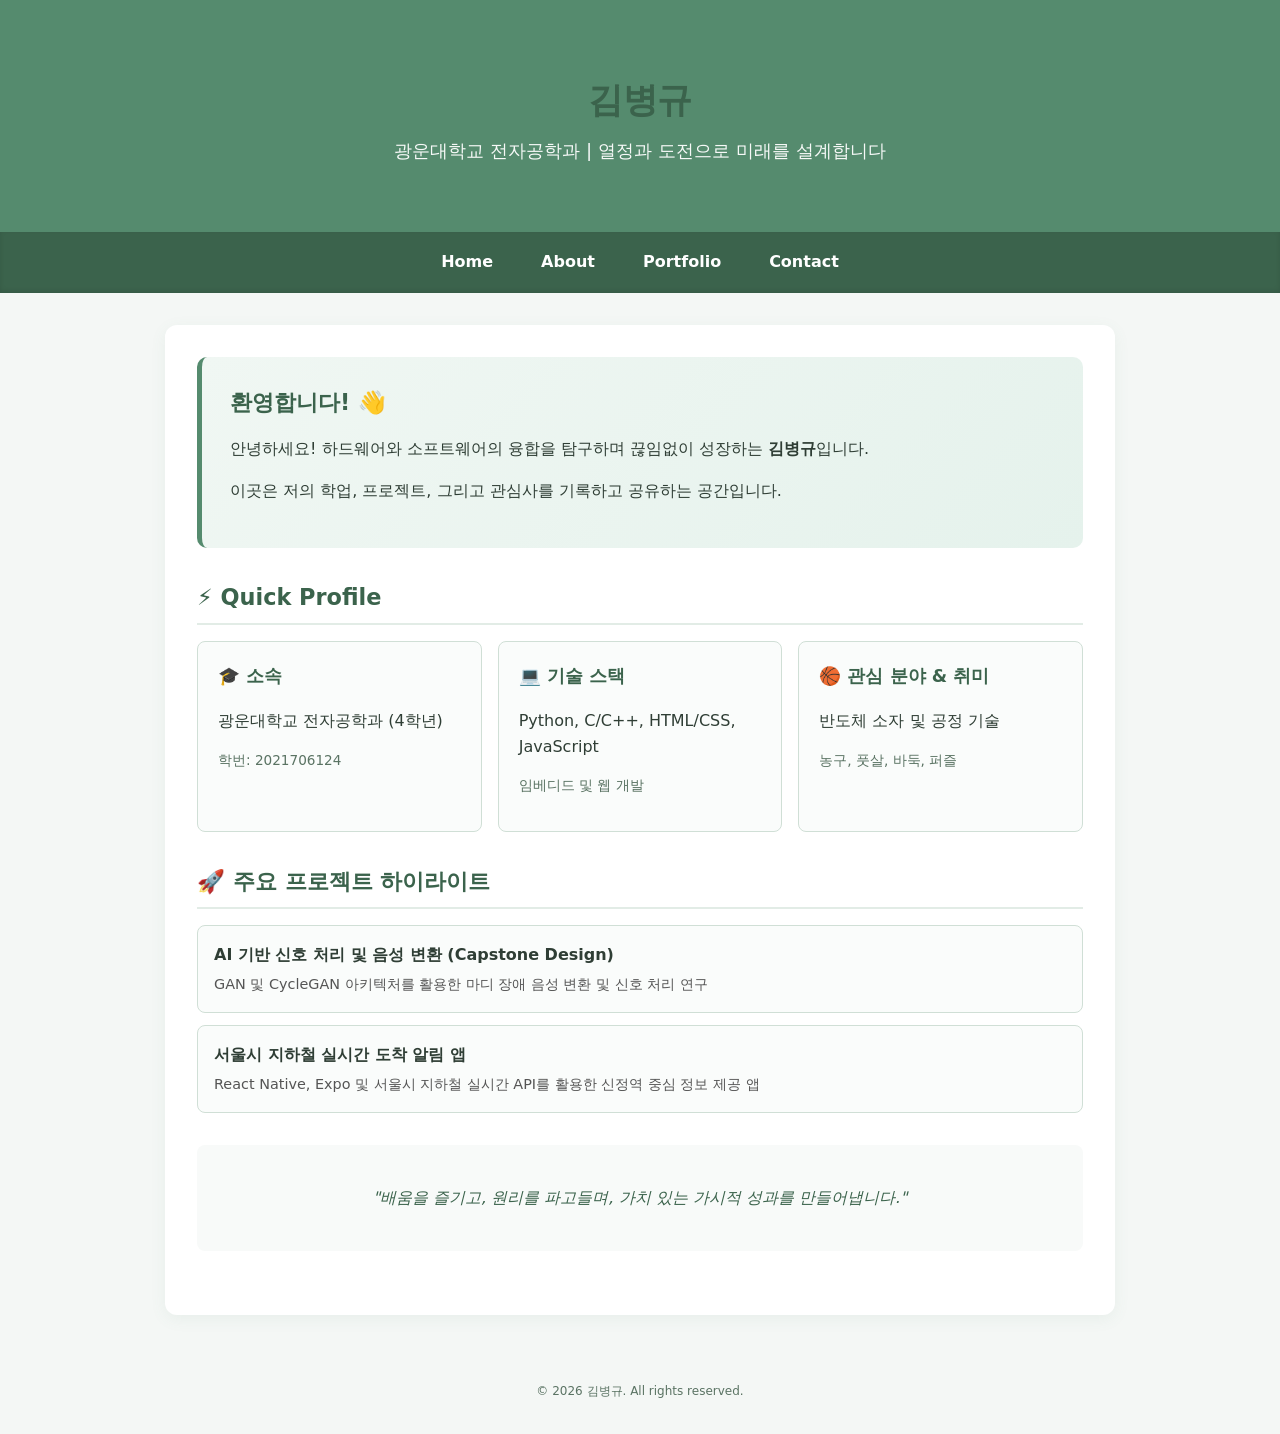
<file: index.html>
<!DOCTYPE html>
<html lang="ko">
<head>
  <meta charset="UTF-8" />
  <meta name="viewport" content="width=device-width, initial-scale=1.0"/>
  <title>김병규 - 홈</title>
  <link rel="stylesheet" href="style.css">
</head>
<body>
<header>
  <h1>김병규</h1>
  <p class="subtitle">광운대학교 전자공학과 | 열정과 도전으로 미래를 설계합니다</p>
</header>
<nav>
  <a href="index.html">Home</a>
  <a href="about.html">About</a>
  <a href="portfolio.html">Portfolio</a>
  <a href="contact.html">Contact</a>
</nav>
<main class="container">
  <section class="hero-card">
    <h2>환영합니다! 👋</h2>
    <p>안녕하세요! 하드웨어와 소프트웨어의 융합을 탐구하며 끊임없이 성장하는 <strong>김병규</strong>입니다.</p>
    <p>이곳은 저의 학업, 프로젝트, 그리고 관심사를 기록하고 공유하는 공간입니다.</p>
  </section>

  <section>
    <h2>⚡ Quick Profile</h2>
    <div class="grid-cards">
      <div class="card">
        <h3>🎓 소속</h3>
        <p>광운대학교 전자공학과 (4학년)</p>
        <p class="card-sub">학번: 2021706124</p>
      </div>
      <div class="card">
        <h3>💻 기술 스택</h3>
        <p>Python, C/C++, HTML/CSS, JavaScript</p>
        <p class="card-sub">임베디드 및 웹 개발</p>
      </div>
      <div class="card">
        <h3>🏀 관심 분야 & 취미</h3>
        <p>반도체 소자 및 공정 기술</p>
        <p class="card-sub">농구, 풋살, 바둑, 퍼즐</p>
      </div>
    </div>
  </section>

  <section>
    <h2>🚀 주요 프로젝트 하이라이트</h2>
    <ul class="highlight-list">
      <li>
        <strong>AI 기반 신호 처리 및 음성 변환 (Capstone Design)</strong><br>
        <span class="desc">GAN 및 CycleGAN 아키텍처를 활용한 마디 장애 음성 변환 및 신호 처리 연구</span>
      </li>
      <li>
        <strong>서울시 지하철 실시간 도착 알림 앱</strong><br>
        <span class="desc">React Native, Expo 및 서울시 지하철 실시간 API를 활용한 신정역 중심 정보 제공 앱</span>
      </li>
    </ul>
  </section>

  <section class="quote-section">
    <blockquote>"배움을 즐기고, 원리를 파고들며, 가치 있는 가시적 성과를 만들어냅니다."</blockquote>
  </section>
</main>
<footer>
  <small>&copy; <span id="year"></span> 김병규. All rights reserved.</small>
</footer>
<script src="script.js"></script>
</body>
</html>
</file>
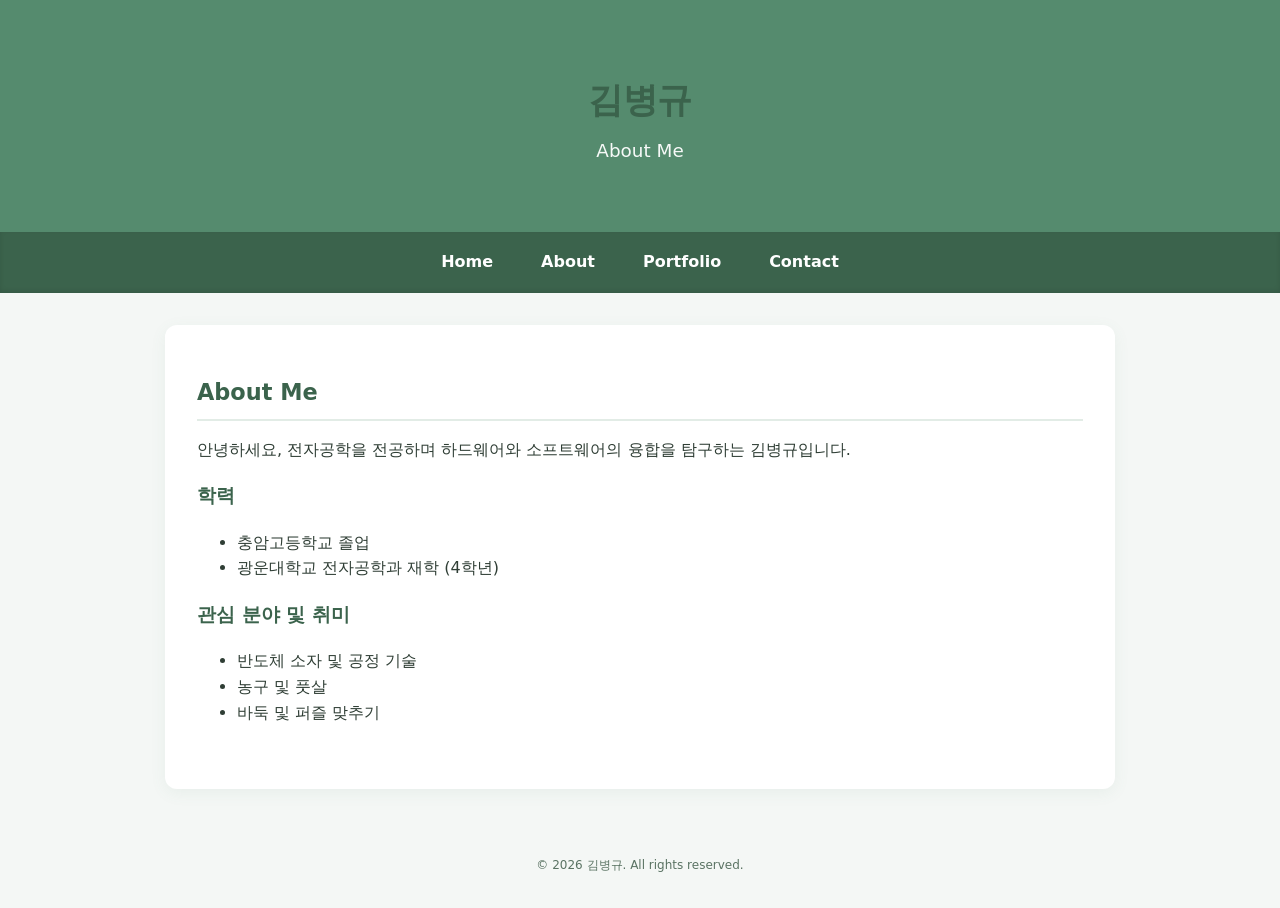
<file: about.html>
<!DOCTYPE html>
<html lang="ko">
<head>
  <meta charset="UTF-8" />
  <meta name="viewport" content="width=device-width, initial-scale=1.0"/>
  <title>김병규 - About</title>
  <link rel="stylesheet" href="style.css">
</head>
<body>
<header>
  <h1>김병규</h1>
  <p class="subtitle">About Me</p>
</header>
<nav>
  <a href="index.html">Home</a>
  <a href="about.html">About</a>
  <a href="portfolio.html">Portfolio</a>
  <a href="contact.html">Contact</a>
</nav>
<main class="container">
<section>
  <h2>About Me</h2>
  <p>안녕하세요, 전자공학을 전공하며 하드웨어와 소프트웨어의 융합을 탐구하는 김병규입니다.</p>
  <h3>학력</h3>
  <ul>
    <li>충암고등학교 졸업</li>
    <li>광운대학교 전자공학과 재학 (4학년)</li>
  </ul>
  <h3>관심 분야 및 취미</h3>
  <ul>
    <li>반도체 소자 및 공정 기술</li>
    <li>농구 및 풋살</li>
    <li>바둑 및 퍼즐 맞추기</li>
  </ul>
</section>
</main>
<footer>
  <small>&copy; <span id="year"></span> 김병규. All rights reserved.</small>
</footer>
<script src="script.js"></script>
</body>
</html>
</file>
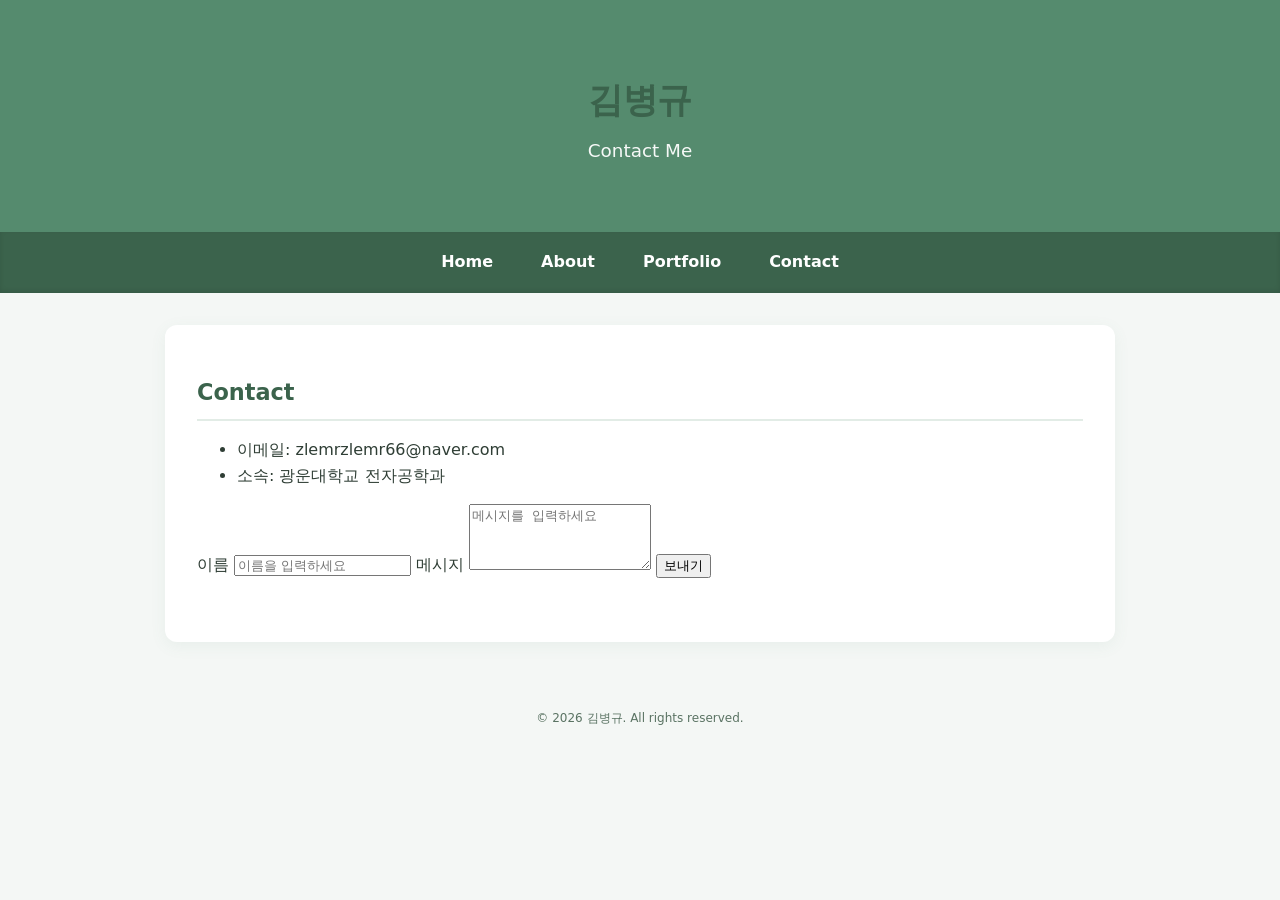
<file: contact.html>
<!DOCTYPE html>
<html lang="ko">
<head>
  <meta charset="UTF-8" />
  <meta name="viewport" content="width=device-width, initial-scale=1.0"/>
  <title>김병규 - Contact</title>
  <link rel="stylesheet" href="style.css">
</head>
<body>
<header>
  <h1>김병규</h1>
  <p class="subtitle">Contact Me</p>
</header>
<nav>
  <a href="index.html">Home</a>
  <a href="about.html">About</a>
  <a href="portfolio.html">Portfolio</a>
  <a href="contact.html">Contact</a>
</nav>
<main class="container">
<section>
  <h2>Contact</h2>
  <ul>
    <li>이메일: zlemrzlemr66@naver.com</li>
    <li>소속: 광운대학교 전자공학과</li>
  </ul>
  <form class="contact-form" onsubmit="return false;">
    <label>이름</label>
    <input type="text" placeholder="이름을 입력하세요">
    <label>메시지</label>
    <textarea rows="4" placeholder="메시지를 입력하세요"></textarea>
    <button type="submit">보내기</button>
  </form>
</section>
</main>
<footer>
  <small>&copy; <span id="year"></span> 김병규. All rights reserved.</small>
</footer>
<script src="script.js"></script>
</body>
</html>
</file>
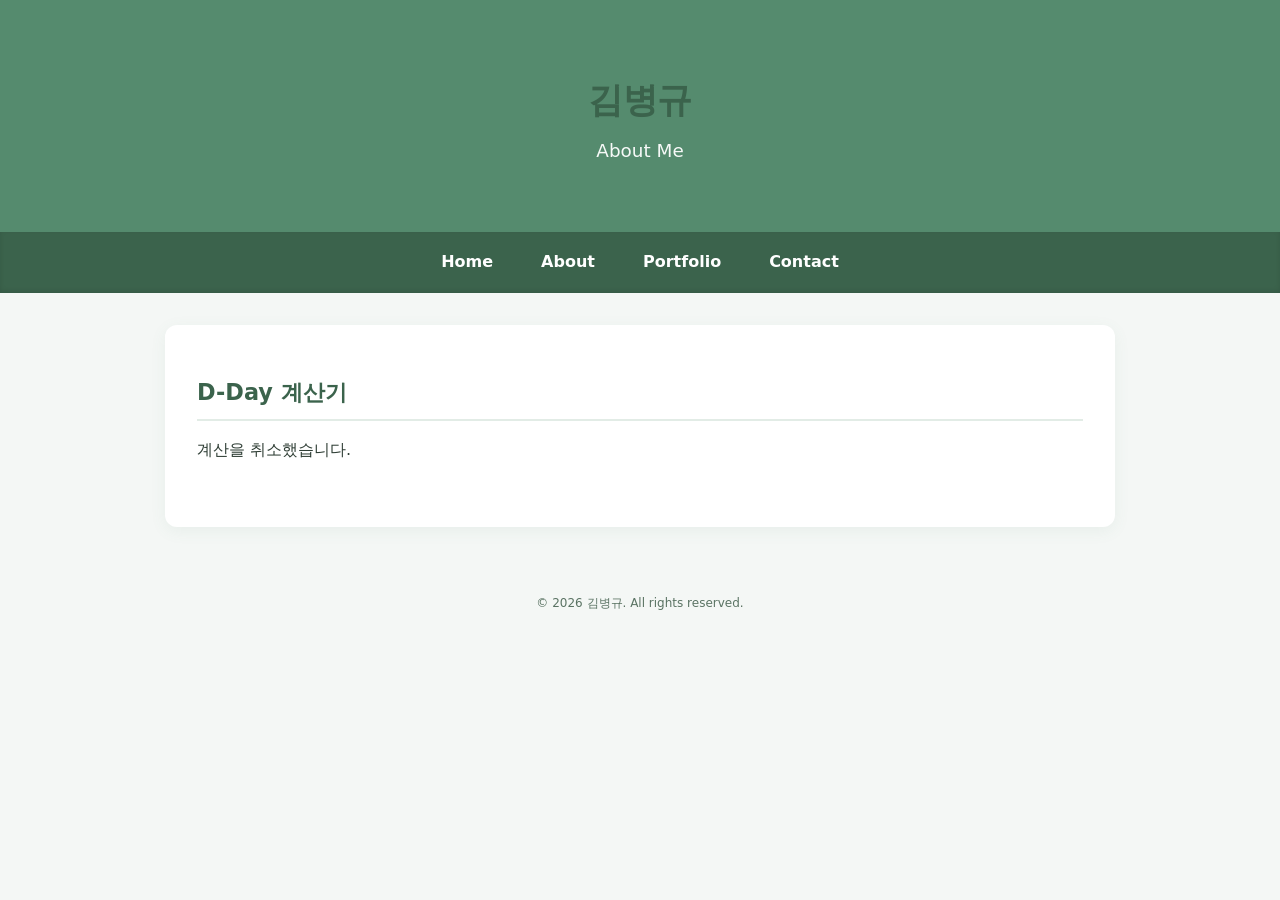
<file: dday.html>
<!DOCTYPE html>
<html lang="ko">
<head>
  <meta charset="UTF-8" />
  <meta name="viewport" content="width=device-width, initial-scale=1.0"/>
  <title>김병규 - About</title>
  <link rel="stylesheet" href="style.css">
</head>
<body>
<header>
  <h1>김병규</h1>
  <p class="subtitle">About Me</p>
</header>
<nav>
  <a href="index.html">Home</a>
  <a href="about.html">About</a>
  <a href="portfolio.html">Portfolio</a>
  <a href="contact.html">Contact</a>
</nav>
<main class="container">
<section>
 <section>
  <h2>D-Day 계산기</h2>
  <script>
    // 3. 오늘 날짜 객체 생성
    let now = new Date();

    // 4. prompt()로 연도, 월, 일 입력받기
    let yearStr = prompt("연도를 입력하세요 (예: 2026)");
    let monthStr = prompt("월을 입력하세요 (1~12)");
    let dayStr = prompt("일을 입력하세요 (1~31)");

    // 5. 입력 취소 또는 빈 값 확인
    if (!yearStr) {
      document.write("계산을 취소했습니다.");
    } else {
      // 6. 문자열을 숫자형으로 변환
      let year = parseInt(yearStr);
      let month = parseInt(monthStr);
      let day = parseInt(dayStr);

      // 7. 목표 날짜 객체 생성 (월은 0부터 시작하므로 1을 뺌)
      let targetDate = new Date(year, month - 1, day);

      // 8. 두 날짜의 밀리초(ms) 차이 계산
      let diffMs = targetDate.getTime() - now.getTime();

      // 9. 밀리초를 일(day) 단위로 변환 후 올림 처리
      let diffDay = Math.ceil(diffMs / (1000 * 60 * 60 * 24));

      // 10. 조건에 따른 D-Day 결과 출력
      if (diffDay === 0) {
        document.write("D-Day");
      } else if (diffDay > 0) {
        document.write("D-" + diffDay);
      } else {
        document.write("D+" + Math.abs(diffDay));
      }
    }
  </script>
</section>
</section>
</main>
<footer>
  <small>&copy; <span id="year"></span> 김병규. All rights reserved.</small>
</footer>
<script src="script.js"></script>
</body>
</html>
</file>
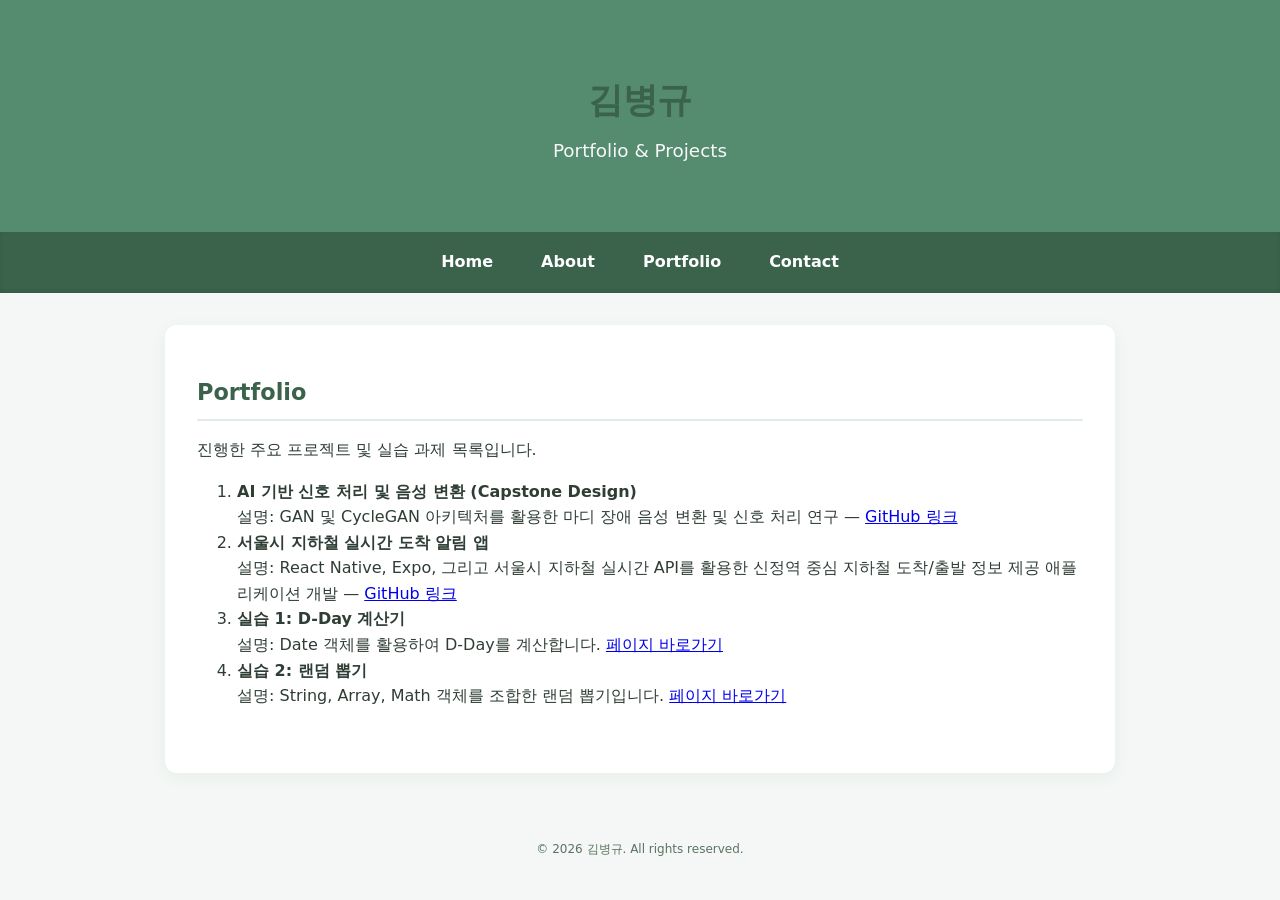
<file: portfolio.html>
<!DOCTYPE html>
<html lang="ko">
<head>
  <meta charset="UTF-8" />
  <meta name="viewport" content="width=device-width, initial-scale=1.0"/>
  <title>김병규 - Portfolio</title>
  <link rel="stylesheet" href="style.css">
</head>
<body>
<header>
  <h1>김병규</h1>
  <p class="subtitle">Portfolio & Projects</p>
</header>
<nav>
  <a href="index.html">Home</a>
  <a href="about.html">About</a>
  <a href="portfolio.html">Portfolio</a>
  <a href="contact.html">Contact</a>
</nav>
<main class="container">
<section>
  <h2>Portfolio</h2>
  <p>진행한 주요 프로젝트 및 실습 과제 목록입니다.</p>
  <ol>
    <li>
      <strong>AI 기반 신호 처리 및 음성 변환 (Capstone Design)</strong><br>
      설명: GAN 및 CycleGAN 아키텍처를 활용한 마디 장애 음성 변환 및 신호 처리 연구 — <a href="https://github.com" target="_blank">GitHub 링크</a>
    </li>
    <li>
      <strong>서울시 지하철 실시간 도착 알림 앱</strong><br>
      설명: React Native, Expo, 그리고 서울시 지하철 실시간 API를 활용한 신정역 중심 지하철 도착/출발 정보 제공 애플리케이션 개발 — <a href="https://github.com" target="_blank">GitHub 링크</a>
    </li>
    <li>
  <strong>실습 1: D-Day 계산기</strong><br>
  설명: Date 객체를 활용하여 D-Day를 계산합니다.
  <a href="dday.html">페이지 바로가기</a>
</li>
<li>
  <strong>실습 2: 랜덤 뽑기</strong><br>
  설명: String, Array, Math 객체를 조합한 랜덤 뽑기입니다.
  <a href="random.html">페이지 바로가기</a>
</li>
  </ol>
</section>
</main>
<footer>
  <small>&copy; <span id="year"></span> 김병규. All rights reserved.</small>
</footer>
<script src="script.js"></script>
</body>
</html>
</file>
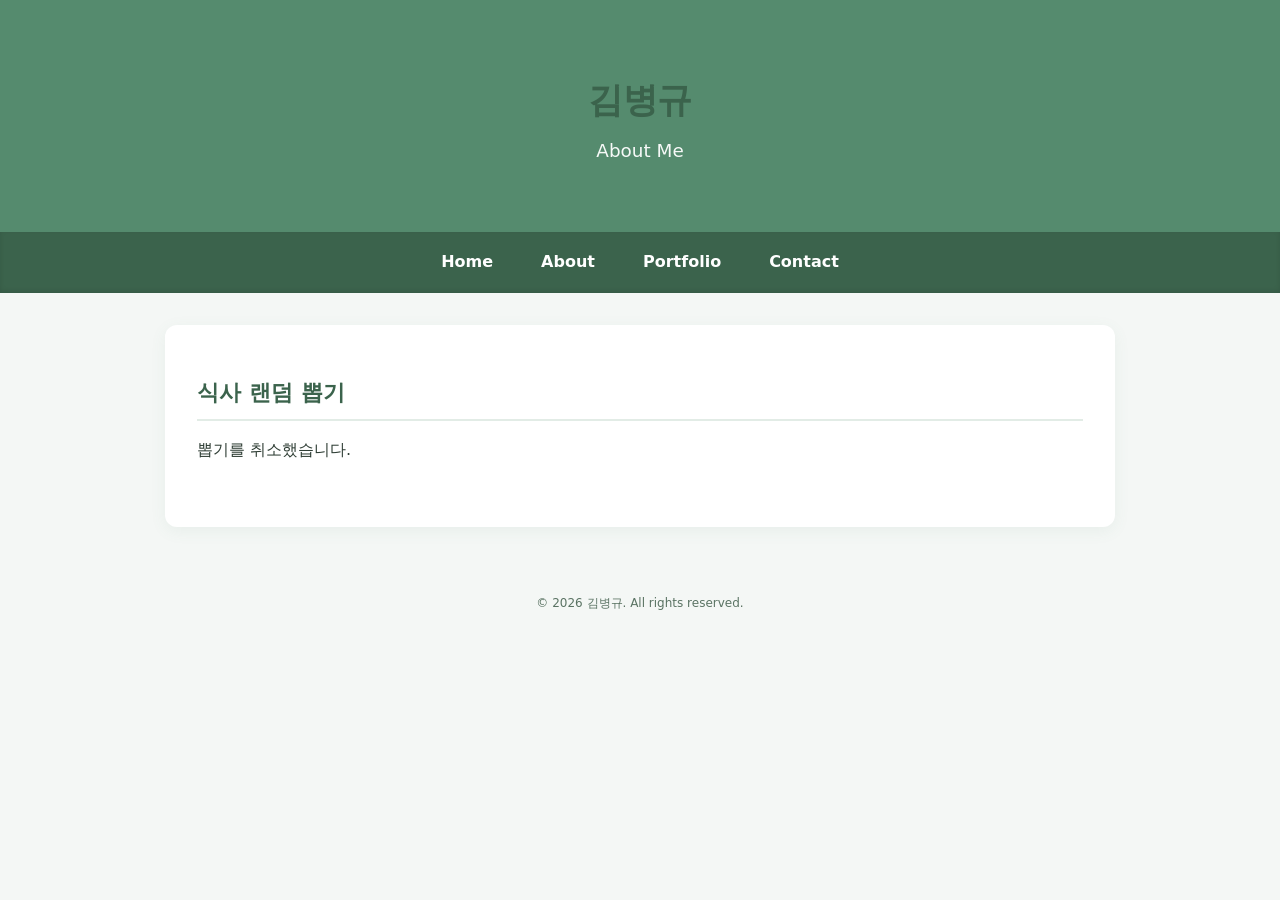
<file: random.html>
<!DOCTYPE html>
<html lang="ko">
<head>
  <meta charset="UTF-8" />
  <meta name="viewport" content="width=device-width, initial-scale=1.0"/>
  <title>김병규 - About</title>
  <link rel="stylesheet" href="style.css">
</head>
<body>
<header>
  <h1>김병규</h1>
  <p class="subtitle">About Me</p>
</header>
<nav>
  <a href="index.html">Home</a>
  <a href="about.html">About</a>
  <a href="portfolio.html">Portfolio</a>
  <a href="contact.html">Contact</a>
</nav>
<main class="container">
<section>
<h2>식사 랜덤 뽑기</h2>
  <script>
    // 3. prompt()로 콤마(,)로 구분된 항목 입력받기 (기본값 설정)
    let inputString = prompt("콤마(,)로 구분된 항목을 입력하세요.", "짜장면, 짬뽕, 제육볶음");

    // 4. 입력 취소 또는 빈 값 확인
    if (!inputString) {
      document.write("뽑기를 취소했습니다.");
    } else {
      // 5. 콤마(,)를 기준으로 문자열을 나누어 배열에 저장
      let items = inputString.split(',');

      // 6~7. 0부터 (배열 길이 - 1) 사이의 랜덤 정수 인덱스 생성
      let index = Math.floor(Math.random() * items.length);

      // 8. 해당 인덱스의 항목을 choice 변수에 저장
      let choice = items[index];

      // 9. 양쪽 공백 제거
      choice = choice.trim();

      // 10. 최종 결과 출력
      document.write("오늘의 추천 메뉴: " + choice);
    }
  </script>
</section>
</main>
<footer>
  <small>&copy; <span id="year"></span> 김병규. All rights reserved.</small>
</footer>
<script src="script.js"></script>
</body>
</html>
</file>
<file: style.css>
/* =============================================================
   파스텔 초록색 테마 (업그레이드된 홈 화면 스타일)
   ------------------------------------------------------------- */
:root {
  --primary: #558b6e;      /* 메인 포인트 색상 (세련된 파스텔 그린) */
  --primary-dark: #3b634c; /* 호버/진한 포인트 */
  --bg: #f4f7f5;           /* 전체 부드러운 초록빛 배경 */
  --text: #2f3e35;         /* 본문 글자 색 */
  --card-bg: #fafcfb;      /* 카드 배경 색 */
  --border-color: #d0dfd6; /* 테두리 색상 */
}

* { box-sizing: border-box; }
body {
  margin: 0;
  font-family: system-ui, -apple-system, "Segoe UI", Roboto, "Noto Sans KR", Arial, sans-serif;
  background: var(--bg);
  color: var(--text);
  line-height: 1.6;
}

header {
  padding: 3rem 1rem;
  text-align: center;
  background: var(--primary);
  color: #ffffff;
  box-shadow: 0 2px 6px rgba(0,0,0,0.06);
}
header h1 {
  margin-bottom: 0.5rem;
  font-size: 2.2rem;
  letter-spacing: -0.5px;
}
header .subtitle { 
  margin-top: .25rem; 
  opacity: .95; 
  font-size: 1.15rem; 
}

nav {
  background: var(--primary-dark);
  display: flex;
  gap: 1.5rem;
  padding: 0.85rem 1rem;
  justify-content: center;
  flex-wrap: wrap;
  box-shadow: inset 0 -2px 5px rgba(0,0,0,0.1);
}
nav a {
  color: #ffffff;
  text-decoration: none;
  font-weight: 600;
  padding: .25rem .75rem;
  border-radius: 4px;
  transition: background 0.2s;
}
nav a:hover { 
  background: rgba(255, 255, 255, 0.2);
}

.container {
  max-width: 950px;
  margin: 2rem auto;
  padding: 2rem;
  background: #ffffff;
  border-radius: 12px;
  box-shadow: 0 4px 16px rgba(85, 139, 110, 0.08);
}

section { margin-bottom: 2rem; }
h1, h2, h3 { color: var(--primary-dark); }
h2 {
  font-size: 1.4rem;
  border-bottom: 2px solid #e2ece6;
  padding-bottom: 0.5rem;
  margin-bottom: 1rem;
}

.hero-card {
  background: linear-gradient(135deg, #f0f7f3 0%, #e5f2ec 100%);
  padding: 1.75rem;
  border-radius: 10px;
  border-left: 5px solid var(--primary);
  margin-bottom: 2rem;
}
.hero-card h2 {
  border: none;
  padding: 0;
  margin-top: 0;
}

.grid-cards {
  display: grid;
  grid-template-columns: repeat(auto-fit, minmax(260px, 1fr));
  gap: 1rem;
}

.card {
  background: var(--card-bg);
  border: 1px solid var(--border-color);
  padding: 1.25rem;
  border-radius: 8px;
  transition: transform 0.2s, box-shadow 0.2s;
}
.card:hover {
  transform: translateY(-3px);
  box-shadow: 0 4px 10px rgba(85, 139, 110, 0.1);
}
.card h3 {
  margin-top: 0;
  font-size: 1.1rem;
}
.card-sub {
  font-size: 0.85rem;
  color: #5a7363;
  margin-top: 0.5rem;
}

.highlight-list {
  list-style: none;
  padding: 0;
}
.highlight-list li {
  background: var(--card-bg);
  border: 1px solid var(--border-color);
  padding: 1rem;
  border-radius: 8px;
  margin-bottom: 0.75rem;
}
.highlight-list .desc {
  font-size: 0.9rem;
  color: #555;
  display: inline-block;
  margin-top: 0.3rem;
}

.quote-section {
  text-align: center;
  padding: 1.5rem;
  background: #f8faf9;
  border-radius: 8px;
  font-style: italic;
  color: var(--primary-dark);
  font-weight: 500;
}

footer {
  text-align: center;
  padding: 2rem 1rem;
  color: #5a7363;
  font-size: 0.9rem;
}

@media (max-width: 600px) {
  header h1 { font-size: 1.6rem; }
  .container { margin: 1rem; padding: 1rem; }
}
</file>
